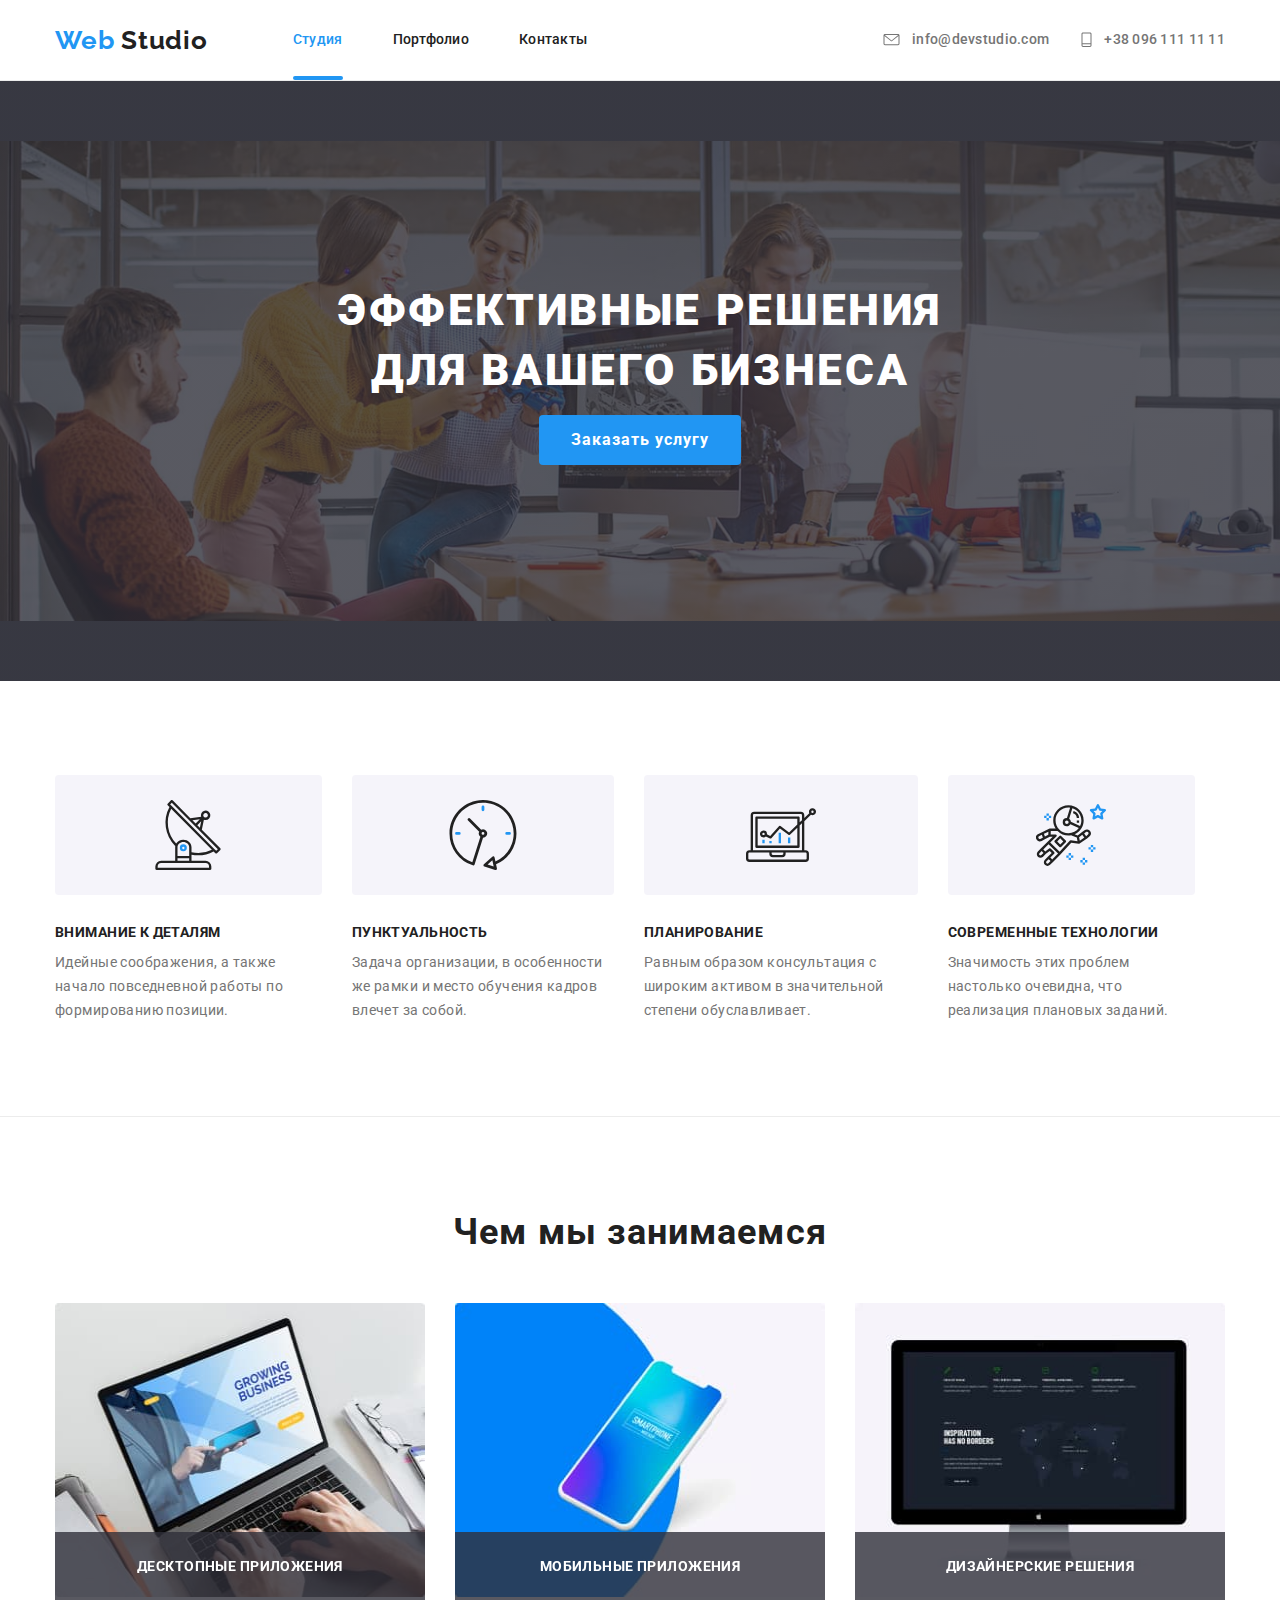
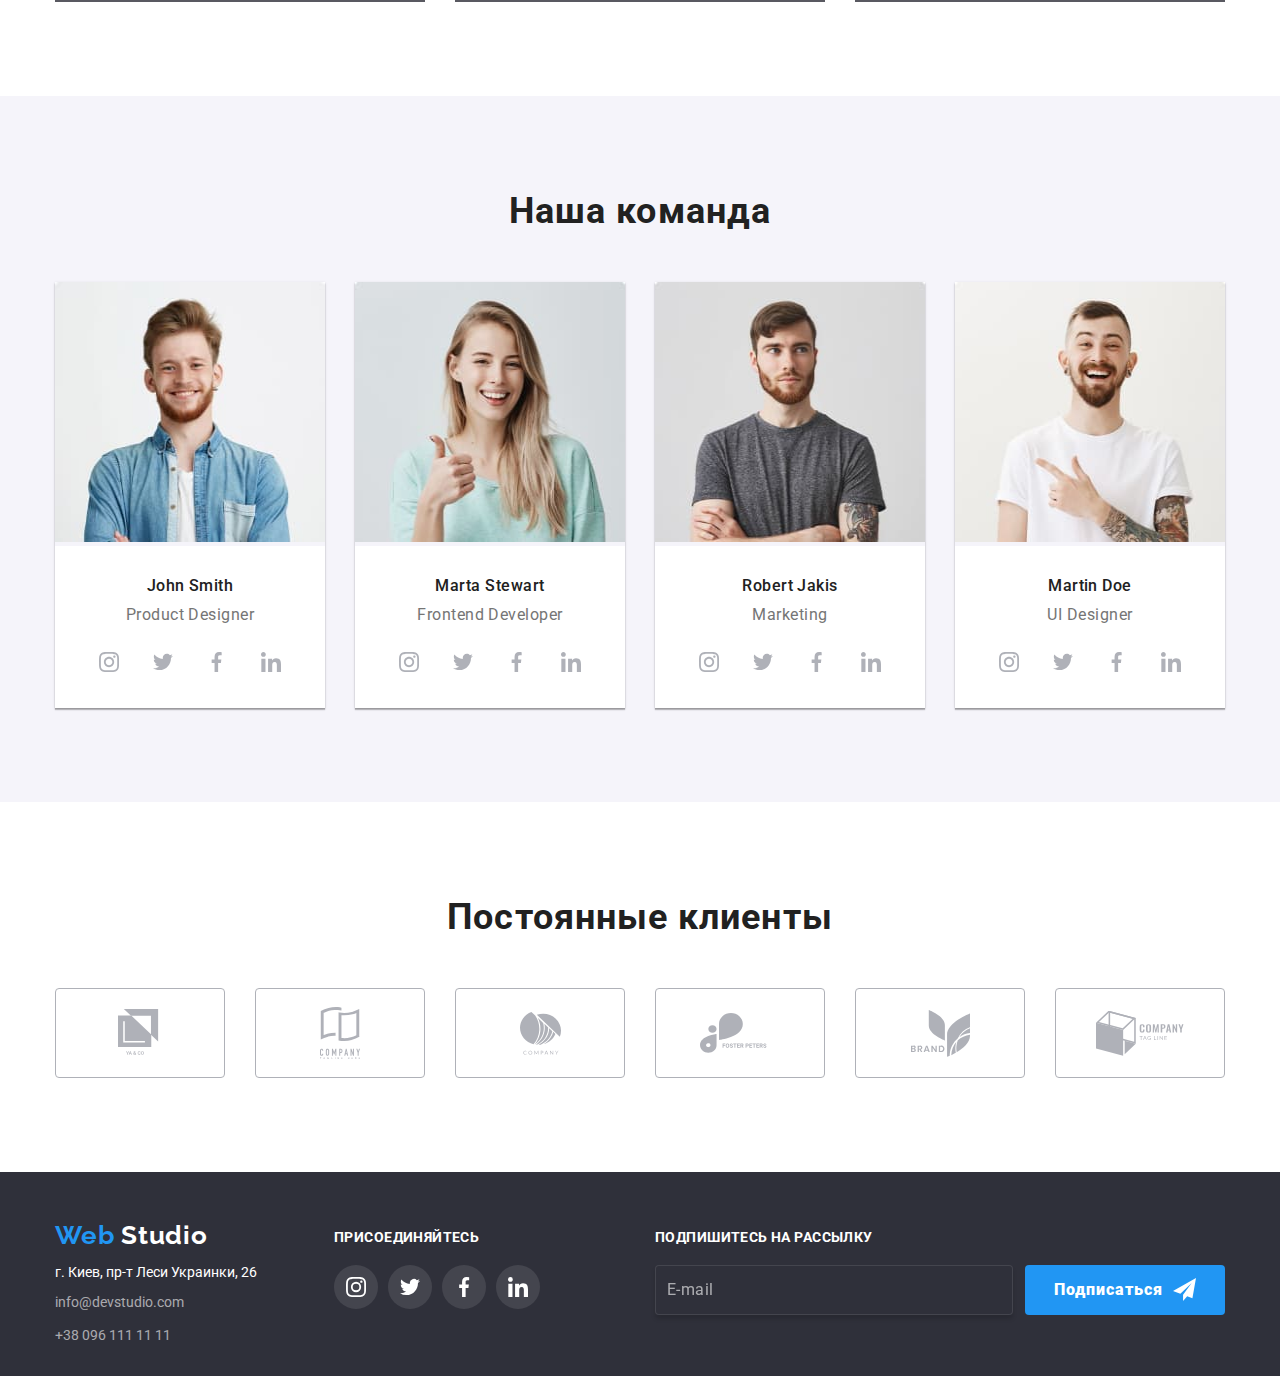
<file: index.html>
<!DOCTYPE html>
<html lang="ru">
  <head>
    <meta charset="UTF-8" />
    <meta name="viewport" content="width=device-width, initial-scale=1.0" />
    <meta http-equiv="X-UA-Compatible" content="IE=Edge" />
    <title>Web Studio v.1</title>
    <link
      href="https://fonts.googleapis.com/css2?family=Raleway:wght@700&family=Roboto:wght@400;500;700;900&display=swap"
      rel="stylesheet"
    />
    <link
      rel="stylesheet"
      href="https://cdnjs.cloudflare.com/ajax/libs/modern-normalize/0.6.0/modern-normalize.min.css"
    />
    <link rel="stylesheet" href="./css/main.min.css" />
  </head>

  <body class="page">
    <!-- Шапка сайта -->
    <header class="page-header">
      <div class="container main-nav">
        <nav class="container-nav">
          <a href="./index.html" class="logo">
            Web <span class="logo-studio">Studio</span>
          </a>
          <ul class="site-nav list">
            <li class="item">
              <a href="./index.html" class="link current">Студия</a>
            </li>
            <li class="item">
              <a href="./portfolio.html" class="link">Портфолио</a>
            </li>
            <li class="item"><a href="" class="link">Контакты</a></li>
          </ul>
        </nav>
        <ul class="communication list">
          <li class="item">
            <a href="mailto:info@devstudio.com" target="_blank" class="link">
              <svg class="mail">
                <use
                  href="./images/sprite.svg#mail"
                  width="21px"
                  height="16px"
                ></use>
              </svg>
              info@devstudio.com
            </a>
          </li>
          <li class="item">
            <a href="tel:380961111111" class="link">
              <svg class="telephone">
                <use
                  href="./images/sprite.svg#telefon"
                  width="15px"
                  height="20px"
                ></use>
              </svg>
              +38 096 111 11 11
            </a>
          </li>
        </ul>
      </div>
    </header>

    <main>
      <!-- Герой -->
      <div class="hero">
        <section class="heading">
          <h1 class="hero-title">
            ЭФФЕКТИВНЫЕ РЕШЕНИЯ ДЛЯ ВАШЕГО БИЗНЕСА
          </h1>
          <button class="button-primary" data-modal-open>
            <span class="button-primary-text">Заказать услугу</span>
          </button>
        </section>
      </div>

      <!-- Модальное окно -->
      <div class="backdrop backdrop-hidden" data-modal>
        <div class="modal">
          <button class="modal-button-close" data-modal-close>
            <svg class="close-icon">
              <use
                href="./images/sprite.svg#form-close"
                width="37px"
                height="37px"
              ></use>
            </svg>
          </button>
          <form class="service-order-form js-speaker-form">
            <b class="service-order-form-title">
              Оставьте свои данные, мы вам перезвоним
            </b>
            <p class="service-order-form-field">
              <input
                type="text"
                name="user-name"
                id="name"
                class="service-order-form-input"
                placeholder=" "
              />
              <label for="name" class="service-order-form-label">Имя</label>
              <svg class="name-icon">
                <use
                  href="./images/sprite.svg#form-name"
                  width="12px"
                  height="12px"
                ></use>
              </svg>
            </p>
            <p class="service-order-form-field">
              <input
                type="tel"
                name="tel"
                id="tel"
                class="service-order-form-input"
                placeholder=" "
              />
              <label for="tel" class="service-order-form-label">Телефон</label>
              <svg class="tel-icon">
                <use
                  href="./images/sprite.svg#form-tel"
                  width="13px"
                  height="13px"
                ></use>
              </svg>
            </p>
            <p class="service-order-form-field">
              <input
                type="email"
                name="mail"
                id="mail"
                class="service-order-form-input"
                placeholder=" "
              />
              <label for="mail" class="service-order-form-label">Почта</label>
              <svg class="mail-icon">
                <use
                  href="./images/sprite.svg#form-mail"
                  width="15px"
                  height="12px"
                ></use>
              </svg>
            </p>
            <p class="service-order-form-field">
              <textarea
                name="comment"
                id="comment"
                cols="30"
                rows="5"
                class="service-order-form-textarea"
                placeholder=" "
              ></textarea>
              <label
                for="comment"
                class="service-order-form-label textarea-label"
                >Коментарий</label
              >
            </p>
            <p class="service-order-form-field-agreement">
              <label for="agreement" class="label-I-agree">
                <input
                  type="checkbox"
                  name="agreement"
                  value="Соглашаюсь с рассылкой и принимаю Условия договора"
                  id="agreement"
                  class="input-I-agree"
                />
                <span class="label-I-agree-icon"></span>
                Соглашаюсь с рассылкой и принимаю
                <a href="" class="service-order-form-link"> Условия договора</a>
              </label>
            </p>
            <button type="submit" class="service-order-form-submit">
              Отправить
            </button>
          </form>
        </div>
      </div>

      <!-- Наши преимущества -->
      <div class="advantages">
        <div class="container">
          <h2 class="advantages-title visually-hidden">Наши преимущества</h2>
          <!-- заголовок h2,которого нет в макете ,будет спрятан при стилизации -->
          <ul class="advantages-list list">
            <li class="item details">
              <h3 class="advantages-list-title">Внимание к деталям</h3>
              <p class="advantages-list-text">
                Идейные соображения, а также начало повседневной работы по
                формированию позиции.
              </p>
            </li>
            <li class="item punctuality">
              <h3 class="advantages-list-title">Пунктуальность</h3>
              <p class="advantages-list-text">
                Задача организации, в особенности же рамки и место обучения
                кадров влечет за собой.
              </p>
            </li>
            <li class="item planning">
              <h3 class="advantages-list-title">Планирование</h3>
              <p class="advantages-list-text">
                Равным образом консультация с широким активом в значительной
                степени обуславливает.
              </p>
            </li>
            <li class="item technology">
              <h3 class="advantages-list-title">Современные технологии</h3>
              <p class="advantages-list-text">
                Значимость этих проблем настолько очевидна, что реализация
                плановых заданий.
              </p>
            </li>
          </ul>
        </div>
      </div>
      <!-- Чем мы занимаемся -->
      <div class="work">
        <div class="container">
          <h2 class="work-title">Чем мы занимаемся</h2>
          <ul class="work-list list">
            <li class="item-work">
              <img
                src="./images/notebook.jpg"
                alt="Ноутбук"
                width="370"
                height="294"
              />
              <h3 class="work-list-title">Десктопные приложения</h3>
            </li>
            <li class="item-work">
              <img
                src="./images/smartfon.jpg"
                alt="Смартфон"
                width="370"
                height="294"
              />
              <h3 class="work-list-title">Мобильные приложения</h3>
            </li>
            <li class="item-work">
              <img
                src="./images/monitor.jpg"
                alt="Изображение на мониторе"
                width="370"
                height="294"
              />
              <h3 class="work-list-title">Дизайнерские решения</h3>
            </li>
          </ul>
        </div>
      </div>
      <!-- Наша команда -->
      <section class="team">
        <div class="container">
          <h2 class="team-title">Наша команда</h2>
          <ul class="team-list list">
            <li class="item">
              <img
                src="./images/john.jpg"
                width="270"
                height="260"
                alt="Фото Джона"
              />
              <div class="team-list-card">
                <h3 class="team-list-title">John Smith</h3>
                <p class="team-list-text">Product Designer</p>
                <ul class="team-list-icon">
                  <li>
                    <a
                      href=""
                      aria-label="Ссылка на Instagram"
                      class="team-list-icon-link"
                    >
                      <svg class="team-svg">
                        <use
                          href="./images/sprite.svg#instagram1"
                          width="20px"
                          height="20px"
                        ></use>
                      </svg>
                    </a>
                  </li>
                  <li>
                    <a
                      href=""
                      aria-label="Ссылка на Twitter"
                      class="team-list-icon-link"
                    >
                      <svg class="team-svg">
                        <use
                          href="./images/sprite.svg#twitter1"
                          width="20px"
                          height="20px"
                        ></use>
                      </svg>
                    </a>
                  </li>
                  <li>
                    <a
                      href=""
                      aria-label="Ссылка на Facebook"
                      class="team-list-icon-link"
                    >
                      <svg class="team-svg">
                        <use
                          href="./images/sprite.svg#facebook1"
                          width="20px"
                          height="20px"
                        ></use>
                      </svg>
                    </a>
                  </li>
                  <li>
                    <a
                      href=""
                      aria-label="Ссылка на LinkedIn"
                      class="team-list-icon-link linkedin"
                    >
                      <svg class="team-svg">
                        <use
                          href="./images/sprite.svg#linkedin1"
                          width="20px"
                          height="20px"
                        ></use>
                      </svg>
                    </a>
                  </li>
                </ul>
              </div>
            </li>
            <li class="item">
              <img
                src="./images/marta.jpg"
                width="270"
                height="260"
                alt="Фото Марты"
              />
              <div class="team-list-card">
                <h3 class="team-list-title">Marta Stewart</h3>
                <p class="team-list-text">Frontend Developer</p>
                <ul class="team-list-icon">
                  <li>
                    <a
                      href=""
                      aria-label="Ссылка на Instagram"
                      class="team-list-icon-link"
                    >
                      <svg class="team-svg">
                        <use
                          href="./images/sprite.svg#instagram1"
                          width="20px"
                          height="20px"
                        ></use>
                      </svg>
                    </a>
                  </li>
                  <li>
                    <a
                      href=""
                      aria-label="Ссылка на Twitter"
                      class="team-list-icon-link"
                    >
                      <svg class="team-svg">
                        <use
                          href="./images/sprite.svg#twitter1"
                          width="20px"
                          height="20px"
                        ></use>
                      </svg>
                    </a>
                  </li>
                  <li>
                    <a
                      href=""
                      aria-label="Ссылка на Facebook"
                      class="team-list-icon-link"
                    >
                      <svg class="team-svg">
                        <use
                          href="./images/sprite.svg#facebook1"
                          width="20px"
                          height="20px"
                        ></use>
                      </svg>
                    </a>
                  </li>
                  <li>
                    <a
                      href=""
                      aria-label="Ссылка на LinkedIn"
                      class="team-list-icon-link linkedin"
                    >
                      <svg class="team-svg">
                        <use
                          href="./images/sprite.svg#linkedin1"
                          width="20px"
                          height="20px"
                        ></use>
                      </svg>
                    </a>
                  </li>
                </ul>
              </div>
            </li>
            <li class="item">
              <img
                src="./images/robert.jpg"
                width="270"
                height="260"
                alt="Фото Роберта"
              />
              <div class="team-list-card">
                <h3 class="team-list-title">Robert Jakis</h3>
                <p class="team-list-text">Marketing</p>
                <ul class="team-list-icon">
                  <li>
                    <a
                      href=""
                      aria-label="Ссылка на Instagram"
                      class="team-list-icon-link"
                    >
                      <svg class="team-svg">
                        <use
                          href="./images/sprite.svg#instagram1"
                          width="20px"
                          height="20px"
                        ></use>
                      </svg>
                    </a>
                  </li>
                  <li>
                    <a
                      href=""
                      aria-label="Ссылка на Twitter"
                      class="team-list-icon-link"
                    >
                      <svg class="team-svg">
                        <use
                          href="./images/sprite.svg#twitter1"
                          width="20px"
                          height="20px"
                        ></use>
                      </svg>
                    </a>
                  </li>
                  <li>
                    <a
                      href=""
                      aria-label="Ссылка на Facebook"
                      class="team-list-icon-link"
                    >
                      <svg class="team-svg">
                        <use
                          href="./images/sprite.svg#facebook1"
                          width="20px"
                          height="20px"
                        ></use>
                      </svg>
                    </a>
                  </li>
                  <li>
                    <a
                      href=""
                      aria-label="Ссылка на LinkedIn"
                      class="team-list-icon-link linkedin"
                    >
                      <svg class="team-svg">
                        <use
                          href="./images/sprite.svg#linkedin1"
                          width="20px"
                          height="20px"
                        ></use>
                      </svg>
                    </a>
                  </li>
                </ul>
              </div>
            </li>
            <li class="item">
              <img
                src="./images/martin.jpg"
                width="270"
                height="260"
                alt="Фото Мартина"
              />
              <div class="team-list-card">
                <h3 class="team-list-title">Martin Doe</h3>
                <p class="team-list-text">UI Designer</p>
                <ul class="team-list-icon">
                  <li>
                    <a
                      href=""
                      aria-label="Ссылка на Instagram"
                      class="team-list-icon-link"
                    >
                      <svg class="team-svg">
                        <use
                          href="./images/sprite.svg#instagram1"
                          width="20px"
                          height="20px"
                        ></use>
                      </svg>
                    </a>
                  </li>
                  <li>
                    <a
                      href=""
                      aria-label="Ссылка на Twitter"
                      class="team-list-icon-link"
                    >
                      <svg class="team-svg">
                        <use
                          href="./images/sprite.svg#twitter1"
                          width="20px"
                          height="20px"
                        ></use>
                      </svg>
                    </a>
                  </li>
                  <li>
                    <a
                      href=""
                      aria-label="Ссылка на Facebook"
                      class="team-list-icon-link"
                    >
                      <svg class="team-svg">
                        <use
                          href="./images/sprite.svg#facebook1"
                          width="20px"
                          height="20px"
                        ></use>
                      </svg>
                    </a>
                  </li>
                  <li>
                    <a
                      href=""
                      aria-label="Ссылка на LinkedIn"
                      class="team-list-icon-link linkedin"
                    >
                      <svg class="team-svg">
                        <use
                          href="./images/sprite.svg#linkedin1"
                          width="20px"
                          height="20px"
                        ></use>
                      </svg>
                    </a>
                  </li>
                </ul>
              </div>
            </li>
          </ul>
        </div>
      </section>
      <!-- Постоянные клиенты -->
      <div class="customers">
        <div class="container">
          <h2 class="customers-title">Постоянные клиенты</h2>
          <ul class="customers-list list">
            <li class="item">
              <a
                href=""
                aria-label="Ссылка на сайт компании YA & CO"
                class="customers-list-link"
              >
                <svg class="svg-yaco">
                  <use
                    href="./images/sprite.svg#yaco"
                    width="44px"
                    height="49px"
                  ></use>
                </svg>
              </a>
            </li>
            <li class="item">
              <a
                href=""
                aria-label="Ссылка на сайт компании COMPANY TAGLINE HERE"
                class="customers-list-link"
              >
                <svg class="svg-companytaglinehere">
                  <use
                    href="./images/sprite.svg#companytaglinehere"
                    width="40px"
                    height="52px"
                  ></use>
                </svg>
              </a>
            </li>
            <li class="item">
              <a
                href=""
                aria-label="Ссылка на сайт компании COMPANY"
                class="customers-list-link"
              >
                <svg class="svg-company">
                  <use
                    href="./images/sprite.svg#company"
                    width="41px"
                    height="43px"
                  ></use>
                </svg>
              </a>
            </li>
            <li class="item">
              <a
                href=""
                aria-label="Ссылка на сайт компании FOSTER PETERS"
                class="customers-list-link"
              >
                <svg class="svg-fosterpeters">
                  <use
                    href="./images/sprite.svg#fosterpeters"
                    width="80px"
                    height="42px"
                  ></use>
                </svg>
              </a>
            </li>
            <li class="item">
              <a
                href=""
                aria-label="Ссылка на сайт компании BRAND"
                class="customers-list-link"
              >
                <svg class="svg-brand">
                  <use
                    href="./images/sprite.svg#brand"
                    width="59px"
                    height="47px"
                  ></use>
                </svg>
              </a>
            </li>
            <li class="item">
              <a
                href=""
                aria-label="Ссылка на сайт компании COMPANY TAG LINE"
                class="customers-list-link"
              >
                <svg class="svg-companytagline">
                  <use
                    href="./images/sprite.svg#companytagline"
                    width="88px"
                    height="45px"
                  ></use>
                </svg>
              </a>
            </li>
          </ul>
        </div>
      </div>
    </main>
    <!-- Футер -->
    <footer class="footer">
      <!-- Адрес -->
      <div class="container footer-container">
        <div class="footer-left-block">
          <a href="./index.html" class="logo footer-logo">
            Web <span class="footer-studio">Studio</span>
          </a>
          <address class="footer-contacts">
            <span class="footer-contacts-address"
              >г. Киев, пр-т Леси Украинки, 26</span
            >
            <a
              href="mailto:info@devstudio.com"
              target="_blank"
              class="footer-mail link"
            >
              info@devstudio.com
            </a>
            <a href="tel:380961111111" class="footer-telephone link">
              +38 096 111 11 11
            </a>
          </address>
        </div>
        <!-- Ссылки на соц.сети -->
        <div class="footer-social-media">
          <b class="footer-social-media-act">ПРИСОЕДИНЯЙТЕСЬ</b>
          <ul class="footer-social-media-list list">
            <li>
              <a
                href=""
                aria-label="Ссылка на Instagram"
                class="footer-social-media-list-link instagram"
              >
              </a>
            </li>
            <li>
              <a
                href=""
                aria-label="Ссылка на Twitter"
                class="footer-social-media-list-link twitter"
              >
              </a>
            </li>
            <li>
              <a
                href=""
                aria-label="Ссылка на Facebook"
                class="footer-social-media-list-link facebook"
              >
              </a>
            </li>
            <li>
              <a
                href=""
                aria-label="Ссылка на LinkedIn"
                class="footer-social-media-list-link linkedin"
              >
              </a>
            </li>
          </ul>
        </div>
        <!-- Форма подписки на рассылку -->
        <div class="footer-form">
          <b class="footer-form-act">ПОДПИШИТЕСЬ НА РАССЫЛКУ</b>
          <div class="footer-form-input">
            <form class="footer-form-subscribe js-speaker-form">
              <input
                type="email"
                name="mail"
                id="subscribe"
                class="footer-input"
                placeholder=" "
              />
              <label for="subscribe" class="footer-label">E-mail</label>
              <button type="submit" class="button-secondary">
                Подписаться
              </button>
            </form>
          </div>
        </div>
      </div>
    </footer>
    <script>
      (() => {
        document
          .querySelector(".js-speaker-form")
          .addEventListener("submit", (e) => {
            e.preventDefault();

            new FormData(e.currentTarget).forEach((value, name) =>
              console.log(`${name}: ${value}`)
            );

            e.currentTarget.reset();
          });
      })();
    </script>
    <script src="./js/modal.js"></script>
  </body>
</html>
</file>
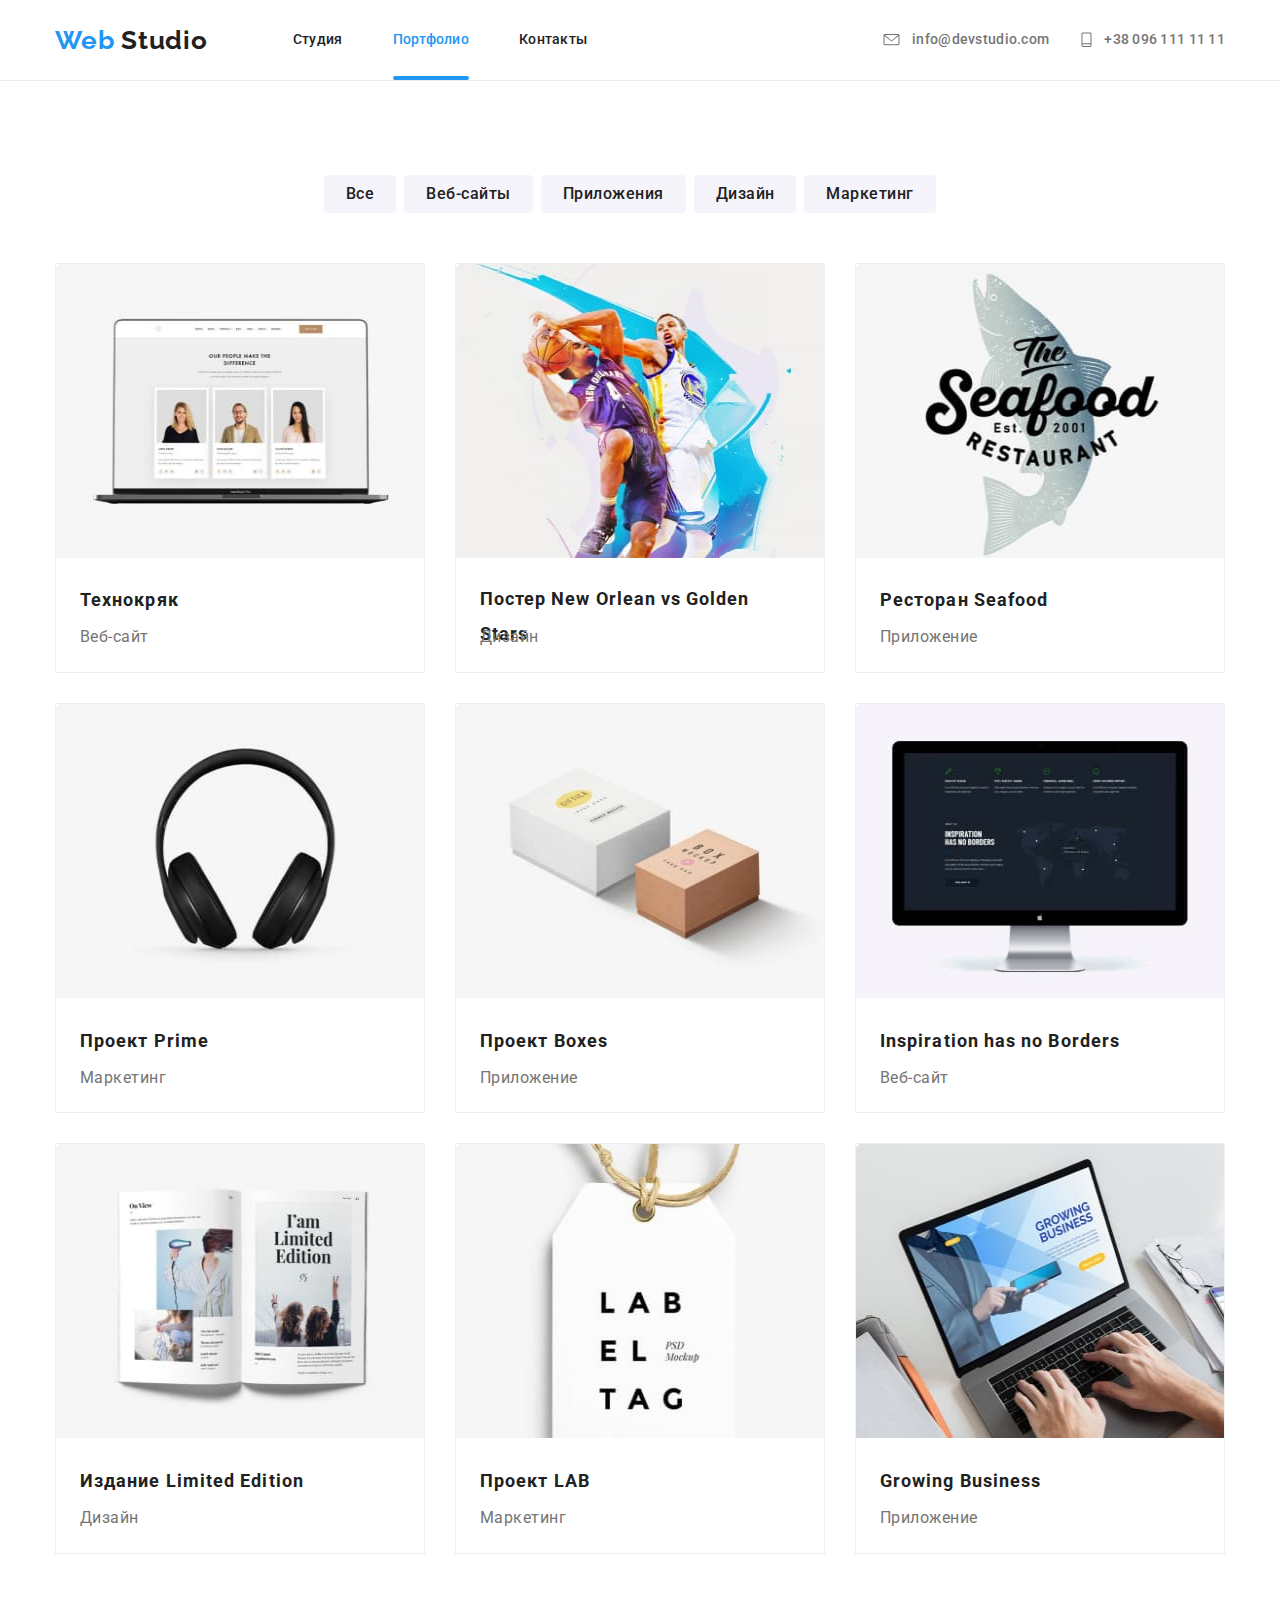
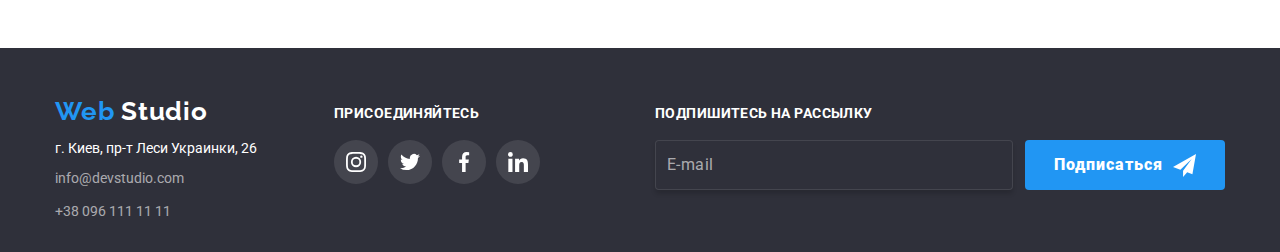
<file: portfolio.html>
<!DOCTYPE html>
<html lang="ru">
  <head>
    <meta charset="UTF-8" />
    <meta name="viewport" content="width=device-width, initial-scale=1.0" />
    <meta http-equiv="X-UA-Compatible" content="IE=Edge" />
    <title>Portfolio</title>
    <link
      href="https://fonts.googleapis.com/css2?family=Raleway:wght@700&family=Roboto:wght@400;500;700;900&display=swap"
      rel="stylesheet"
    />
    <link
      rel="stylesheet"
      href="https://cdnjs.cloudflare.com/ajax/libs/modern-normalize/0.6.0/modern-normalize.min.css"
    />
    <link rel="stylesheet" href="./css/portfolio.min.css" />
  </head>
  <body class="page">
    <!-- Шапка сайта -->
    <header class="page-header">
      <div class="container main-nav">
        <nav class="container-nav">
          <a href="./index.html" class="logo">
            Web <span class="logo-studio">Studio</span>
          </a>
          <ul class="site-nav list">
            <li class="item">
              <a href="./index.html" class="link">Студия</a>
            </li>
            <li class="item">
              <a href="./portfolio.html" class="link current">Портфолио</a>
            </li>
            <li class="item"><a href="" class="link">Контакты</a></li>
          </ul>
        </nav>
        <ul class="communication list">
          <li class="item">
            <a href="mailto:info@devstudio.com" target="_blank" class="link">
              <svg class="mail">
                <use href="./images/sprite.svg#mail"></use>
              </svg>
              info@devstudio.com
            </a>
          </li>
          <li class="item">
            <a href="tel:380961111111" class="link">
              <svg class="telephone">
                <use href="./images/sprite.svg#telefon"></use>
              </svg>
              +38 096 111 11 11
            </a>
          </li>
        </ul>
      </div>
    </header>

    <main>
      <!-- Наши проекты и работы -->
      <section class="portfolio">
        <!-- скрытый заголовок -->
        <div class="container">
          <h1 class="portfolio-title visually-hidden">Наши проекты</h1>
          <!-- список фильтров -->
          <ul class="portfolio-list">
            <li class="item-button">
              <button type="button" class="portfolio-list-button">Все</button>
            </li>
            <li class="item-button">
              <button type="button" class="portfolio-list-button">
                Веб-сайты
              </button>
            </li>
            <li class="item-button">
              <button type="button" class="portfolio-list-button">
                Приложения
              </button>
            </li>
            <li class="item-button">
              <button type="button" class="portfolio-list-button">
                Дизайн
              </button>
            </li>
            <li class="item-button">
              <button type="button" class="portfolio-list-button">
                Маркетинг
              </button>
            </li>
          </ul>
          <!-- список проектов -->
          <ul class="portfolio-projectslist">
            <li class="portfolio-projectslist-item">
              <a href="" class="portfolio-projectslist-link">
                <div class="portfolio-projectslist-card">
                  <img
                    src="./images/1.jpg"
                    width="370"
                    height="294"
                    alt="3_фотокарточки"
                  />
                  <p class="portfolio-projectlist-text">
                    Технокряк это современная площадка распространения
                    коронавируса. Компании используют эту платформу для
                    цифрового шпионажа и атак на защищённые сервера конкурентов.
                  </p>
                </div>
                <div class="portfolio-projectslist-frame">
                  <h2 class="portfolio-projectlist-title">Технокряк</h2>
                  <p class="portfolio-projectlist-type">Веб-сайт</p>
                </div>
              </a>
            </li>
            <li class="portfolio-projectslist-item">
              <a href="" class="portfolio-projectslist-link">
                <div class="portfolio-projectslist-card">
                  <img
                    src="./images/2.jpg"
                    width="370"
                    height="294"
                    alt="баскетболисты"
                  />
                  <p class="portfolio-projectlist-text">
                    Технокряк это современная площадка распространения
                    коронавируса. Компании используют эту платформу для
                    цифрового шпионажа и атак на защищённые сервера конкурентов.
                  </p>
                </div>
                <div class="portfolio-projectslist-frame">
                  <h2 class="portfolio-projectlist-title New-Orlean">
                    Постер New Orlean vs Golden Stars
                  </h2>
                  <p class="portfolio-projectlist-type">Дизайн</p>
                </div>
              </a>
            </li>
            <li class="portfolio-projectslist-item">
              <a href="" class="portfolio-projectslist-link">
                <div class="portfolio-projectslist-card">
                  <img
                    src="./images/3.jpg"
                    width="370"
                    height="294"
                    alt="логотип Seafood"
                  />
                  <p class="portfolio-projectlist-text">
                    Технокряк это современная площадка распространения
                    коронавируса. Компании используют эту платформу для
                    цифрового шпионажа и атак на защищённые сервера конкурентов.
                  </p>
                </div>
                <div class="portfolio-projectslist-frame">
                  <h2 class="portfolio-projectlist-title">Ресторан Seafood</h2>
                  <p class="portfolio-projectlist-type">Приложение</p>
                </div>
              </a>
            </li>
            <li class="portfolio-projectslist-item">
              <a href="" class="portfolio-projectslist-link">
                <div class="portfolio-projectslist-card">
                  <img
                    src="./images/4.jpg"
                    width="370"
                    height="294"
                    alt="наушники"
                  />
                  <p class="portfolio-projectlist-text">
                    Технокряк это современная площадка распространения
                    коронавируса. Компании используют эту платформу для
                    цифрового шпионажа и атак на защищённые сервера конкурентов.
                  </p>
                </div>
                <div class="portfolio-projectslist-frame">
                  <h2 class="portfolio-projectlist-title">Проект Prime</h2>
                  <p class="portfolio-projectlist-type">Маркетинг</p>
                </div>
              </a>
            </li>
            <li class="portfolio-projectslist-item">
              <a href="" class="portfolio-projectslist-link">
                <div class="portfolio-projectslist-card">
                  <img
                    src="./images/5.jpg"
                    width="370"
                    height="294"
                    alt="2 коробка"
                  />
                  <p class="portfolio-projectlist-text">
                    Технокряк это современная площадка распространения
                    коронавируса. Компании используют эту платформу для
                    цифрового шпионажа и атак на защищённые сервера конкурентов.
                  </p>
                </div>
                <div class="portfolio-projectslist-frame">
                  <h2 class="portfolio-projectlist-title">Проект Boxes</h2>
                  <p class="portfolio-projectlist-type">Приложение</p>
                </div>
              </a>
            </li>
            <li class="portfolio-projectslist-item">
              <a href="" class="portfolio-projectslist-link">
                <div class="portfolio-projectslist-card">
                  <img
                    src="./images/6.jpg"
                    width="370"
                    height="294"
                    alt="монитор"
                  />
                  <p class="portfolio-projectlist-text">
                    Технокряк это современная площадка распространения
                    коронавируса. Компании используют эту платформу для
                    цифрового шпионажа и атак на защищённые сервера конкурентов.
                  </p>
                </div>
                <div class="portfolio-projectslist-frame">
                  <h2 class="portfolio-projectlist-title">
                    Inspiration has no Borders
                  </h2>
                  <p class="portfolio-projectlist-type">Веб-сайт</p>
                </div>
              </a>
            </li>
            <li class="portfolio-projectslist-item">
              <a href="" class="portfolio-projectslist-link">
                <div class="portfolio-projectslist-card">
                  <img
                    src="./images/7.jpg"
                    width="370"
                    height="294"
                    alt="журнал"
                  />
                  <p class="portfolio-projectlist-text">
                    Технокряк это современная площадка распространения
                    коронавируса. Компании используют эту платформу для
                    цифрового шпионажа и атак на защищённые сервера конкурентов.
                  </p>
                </div>
                <div class="portfolio-projectslist-frame">
                  <h2 class="portfolio-projectlist-title">
                    Издание Limited Edition
                  </h2>
                  <p class="portfolio-projectlist-type">Дизайн</p>
                </div>
              </a>
            </li>
            <li class="portfolio-projectslist-item">
              <a href="" class="portfolio-projectslist-link">
                <div class="portfolio-projectslist-card">
                  <img
                    src="./images/8.jpg"
                    width="370"
                    height="294"
                    alt="бирка LAB EL TAG"
                  />
                  <p class="portfolio-projectlist-text">
                    Технокряк это современная площадка распространения
                    коронавируса. Компании используют эту платформу для
                    цифрового шпионажа и атак на защищённые сервера конкурентов.
                  </p>
                </div>
                <div class="portfolio-projectslist-frame">
                  <h2 class="portfolio-projectlist-title">Проект LAB</h2>
                  <p class="portfolio-projectlist-type">Маркетинг</p>
                </div>
              </a>
            </li>
            <li class="portfolio-projectslist-item">
              <a href="" class="portfolio-projectslist-link">
                <div class="portfolio-projectslist-card">
                  <img
                    src="./images/9.jpg"
                    width="370"
                    height="294"
                    alt="ноутбук"
                  />
                  <p class="portfolio-projectlist-text">
                    Технокряк это современная площадка распространения
                    коронавируса. Компании используют эту платформу для
                    цифрового шпионажа и атак на защищённые сервера конкурентов.
                  </p>
                </div>
                <div class="portfolio-projectslist-frame">
                  <h2 class="portfolio-projectlist-title">Growing Business</h2>
                  <p class="portfolio-projectlist-type">Приложение</p>
                </div>
              </a>
            </li>
          </ul>
        </div>
      </section>
    </main>

    <!-- Футер -->
    <footer class="footer">
      <!-- Адрес -->
      <div class="container footer-container">
        <div class="footer-left-block">
          <a href="./index.html" class="logo footer-logo">
            Web <span class="footer-studio">Studio</span>
          </a>
          <address class="footer-contacts">
            <span class="footer-contacts-address"
              >г. Киев, пр-т Леси Украинки, 26</span
            >
            <a
              href="mailto:info@devstudio.com"
              target="_blank"
              class="footer-mail link"
            >
              info@devstudio.com
            </a>
            <a href="tel:380961111111" class="footer-telephone link">
              +38 096 111 11 11
            </a>
          </address>
        </div>
        <!-- Ссылки на соц.сети -->
        <div class="footer-social-media">
          <b class="footer-social-media-act">ПРИСОЕДИНЯЙТЕСЬ</b>
          <ul class="footer-social-media-list list">
            <li>
              <a
                href=""
                aria-label="Ссылка на Instagram"
                class="footer-social-media-list-link instagram"
              >
              </a>
            </li>
            <li>
              <a
                href=""
                aria-label="Ссылка на Twitter"
                class="footer-social-media-list-link twitter"
              >
              </a>
            </li>
            <li>
              <a
                href=""
                aria-label="Ссылка на Facebook"
                class="footer-social-media-list-link facebook"
              >
              </a>
            </li>
            <li>
              <a
                href=""
                aria-label="Ссылка на LinkedIn"
                class="footer-social-media-list-link linkedin"
              >
              </a>
            </li>
          </ul>
        </div>
        <!-- Форма подписки на рассылку -->
        <div class="footer-form">
          <b class="footer-form-act">ПОДПИШИТЕСЬ НА РАССЫЛКУ</b>
          <div class="footer-form-input">
            <form class="footer-form-subscribe js-speaker-form">
              <input
                type="email"
                name="mail"
                id="subscribe"
                class="footer-input"
                placeholder=" "
              />
              <label for="subscribe" class="footer-label">E-mail</label>
              <button type="submit" class="button-secondary">
                Подписаться
              </button>
            </form>
          </div>
        </div>
      </div>
    </footer>
  </body>
</html>
</file>
<file: css/main.min.css>
html{-webkit-box-sizing:border-box;box-sizing:border-box}*,*::before,*::after{-webkit-box-sizing:inherit;box-sizing:inherit}.page{margin:0;font-family:Roboto, sans-serif;font-style:normal;color:#757575;background-color:#fff}a{text-decoration:none}.container{width:1200px;padding-left:15px;padding-right:15px;margin-left:auto;margin-right:auto}.advantages-title,.work-title,.team-title,.customers-title,.portfolio-title{margin:0;margin-bottom:50px;font-family:Roboto, sans-serif;font-style:normal;font-weight:700;font-size:36px;line-height:1.17;text-align:center;letter-spacing:0.03em;color:#212121}.visually-hidden{position:absolute;width:1px;height:1px;margin:-1px;border:0px;padding:0px;clip:rect(0 0 0 0);overflow:hidden}.advantages-list .item,.work-list .item-work,.team-list .item,.customers-list .item{margin-right:30px}.list,.team-list-icon{display:-webkit-box;display:-ms-flexbox;display:flex;list-style:none;margin:0;padding:0}.page-header{background-color:#fff;border-bottom:1px solid #ececec}.logo{margin-right:85px;font-family:Raleway, sans-serif;font-style:normal;font-weight:700;font-size:26px;line-height:1.19;letter-spacing:0.03em;color:#2196f3}.logo-studio{color:#212121}.main-nav,.container-nav{display:-webkit-box;display:-ms-flexbox;display:flex;-webkit-box-align:center;-ms-flex-align:center;align-items:center}.site-nav .item{margin-right:50px}.site-nav .item:last-child{margin-right:0}.site-nav .link{display:block;padding-top:32px;padding-bottom:32px;font-family:Roboto, sans-serif;font-style:normal;font-weight:500;font-size:14px;line-height:1.14;letter-spacing:0.02em;color:#212121;-webkit-transition-property:color;transition-property:color;-webkit-transition-duration:250ms;transition-duration:250ms;-webkit-transition-timing-function:cubic-bezier(0.4, 0, 0.2, 1);transition-timing-function:cubic-bezier(0.4, 0, 0.2, 1)}.site-nav .link:hover,.site-nav .link:focus{color:#2196f3}.site-nav .current{position:relative;color:#2196f3}.site-nav .current::after{content:"";position:absolute;bottom:0;left:0;width:100%;height:4px;border-radius:2px;background-color:#2196f3}.communication{display:-webkit-box;display:-ms-flexbox;display:flex;margin-left:auto;-webkit-box-align:center;-ms-flex-align:center;align-items:center}.communication .item{-webkit-box-align:center;-ms-flex-align:center;align-items:center}.communication .item+.item{margin-left:30px}.communication .link{display:-webkit-box;display:-ms-flexbox;display:flex;-webkit-box-align:center;-ms-flex-align:center;align-items:center;font-family:Roboto, sans-serif;font-style:normal;font-weight:500;font-size:14px;line-height:1.14;letter-spacing:0.02em;color:#757575;-webkit-transition-property:color;transition-property:color;-webkit-transition-duration:250ms;transition-duration:250ms;-webkit-transition-timing-function:cubic-bezier(0.4, 0, 0.2, 1);transition-timing-function:cubic-bezier(0.4, 0, 0.2, 1)}.communication .link:hover,.communication .link:focus{color:#2196f3}.communication .mail{width:21px;height:16px;margin-right:10px;fill:currentColor}.communication .telephone{width:15px;height:20px;margin-right:10px;fill:currentColor}.hero{padding-top:200px;padding-bottom:200px;margin-left:auto;margin-right:auto;max-width:1600px;min-width:1200px;text-align:center;background-image:-webkit-gradient(linear, left top, left bottom, from(rgba(47,48,58,0.8)), to(rgba(47,48,58,0.8))),url("../images/hero.jpg");background-image:linear-gradient(rgba(47,48,58,0.8), rgba(47,48,58,0.8)),url("../images/hero.jpg");background-size:contain;background-position:center;background-repeat:no-repeat;background-color:rgba(47,48,58,0.8)}.heading{margin-left:auto;margin-right:auto;padding-left:15px;padding-right:15px;width:646px;height:200px;text-align:center}.hero-title{margin-top:0;margin-bottom:30px;height:104px;font-family:Roboto, sans-serif;font-style:normal;font-weight:900;font-size:44px;line-height:1.36;letter-spacing:0.06em;text-transform:uppercase;text-align:center;color:#ffffff}.button-primary{display:inline-block;padding:10px 32px;-webkit-box-align:center;-ms-flex-align:center;align-items:center;text-align:center;letter-spacing:0.06em;border:none;border-radius:4px;cursor:pointer;color:#fff;background-color:#2196f3}.button-primary-text{width:136px;height:30px;font-family:Roboto, sans-serif;font-style:normal;font-weight:700;font-size:16px;line-height:1.87}.backdrop{position:fixed;top:0;left:0;width:100%;height:100%;background-color:rgba(0,0,0,0.2);opacity:1;-webkit-transition:opacity 250ms cubic-bezier(0.4, 0, 0.2, 1);transition:opacity 250ms cubic-bezier(0.4, 0, 0.2, 1)}.backdrop-hidden{opacity:0;pointer-events:none}.modal{position:absolute;top:50%;left:50%;width:528px;height:581px;padding:40px;-webkit-box-shadow:0px 2px 1px rgba(0,0,0,0.2),0px 1px 1px rgba(0,0,0,0.14),0px 1px 3px rgba(0,0,0,0.12);box-shadow:0px 2px 1px rgba(0,0,0,0.2),0px 1px 1px rgba(0,0,0,0.14),0px 1px 3px rgba(0,0,0,0.12);border-radius:4px;background-color:#fff;-webkit-transform:translate(-50%, -50%) scale(1);transform:translate(-50%, -50%) scale(1);-webkit-transition:opacity 250ms cubic-bezier(0.4, 0, 0.2, 1);transition:opacity 250ms cubic-bezier(0.4, 0, 0.2, 1)}.backdrop-hidden .modal{-webkit-transform:translate(-50%, -50%) scale(0.5);transform:translate(-50%, -50%) scale(0.5)}.modal-button-close{position:absolute;top:8px;right:8px;margin:0;padding:0;width:30px;height:30px;border:none;border-radius:50%;-webkit-box-shadow:0px 2px 1px rgba(0,0,0,0.2),0px 1px 1px rgba(0,0,0,0.14),0px 1px 3px rgba(0,0,0,0.12);box-shadow:0px 2px 1px rgba(0,0,0,0.2),0px 1px 1px rgba(0,0,0,0.14),0px 1px 3px rgba(0,0,0,0.12);fill:#fff}.modal-button-close:hover,.modal-button-close:focus{cursor:pointer;outline:none}.modal .close-icon{display:inline-block;width:30px;height:30px;border-radius:50%;--color1: #ffffff;--color2: black}.modal .close-icon:hover,.modal .close-icon:focus{--color2: #2196f3}.service-order-form{text-align:center}.service-order-form-title,.service-order-form-field,.service-order-form-input,.service-order-form-label,.service-order-form-textarea,.service-order-form-field-agreement,.service-order-form-submit{margin:0;padding:0}.service-order-form-title{display:inline-block;margin-bottom:30px;width:448px;height:23px;font-family:Roboto;font-style:normal;font-weight:700;font-size:20px;line-height:1.15;text-align:center;letter-spacing:0.03em;color:#212121}.service-order-form-field{position:relative}.service-order-form-field .name-icon{position:absolute;top:14px;bottom:14px;left:19px;width:12px;height:12px;-webkit-transition:fill 250ms cubic-bezier(0.4, 0, 0.2, 1);transition:fill 250ms cubic-bezier(0.4, 0, 0.2, 1)}.service-order-form-field .tel-icon{position:absolute;top:13.26px;bottom:13.74px;left:18.27px;width:13px;height:13px;-webkit-transition:fill 250ms cubic-bezier(0.4, 0, 0.2, 1);transition:fill 250ms cubic-bezier(0.4, 0, 0.2, 1)}.service-order-form-field .mail-icon{position:absolute;top:14px;bottom:14px;left:17.5px;width:15px;height:12px;-webkit-transition:fill 250ms cubic-bezier(0.4, 0, 0.2, 1);transition:fill 250ms cubic-bezier(0.4, 0, 0.2, 1)}.service-order-form-input:focus ~ .name-icon,.service-order-form-input:focus ~ .tel-icon,.service-order-form-input:focus ~ .mail-icon{fill:#2196f3}.service-order-form-input{padding-top:12px;padding-bottom:12px;padding-left:42px;margin-bottom:28px;width:448px;height:40px;border:1px solid rgba(33,33,33,0.2);-webkit-box-sizing:border-box;box-sizing:border-box;border-radius:4px}.service-order-form-input:hover{border:1px solid #2196f3}.service-order-form-input:focus{outline:1px solid #2196f3}.service-order-form-label{position:absolute;top:12px;bottom:12px;left:42px;font-family:Roboto;font-style:normal;font-weight:normal;font-size:14px;line-height:1.14;letter-spacing:0.01em;color:#757575;-webkit-transition:-webkit-transform 250ms cubic-bezier(0.4, 0, 0.2, 1);transition:-webkit-transform 250ms cubic-bezier(0.4, 0, 0.2, 1);transition:transform 250ms cubic-bezier(0.4, 0, 0.2, 1);transition:transform 250ms cubic-bezier(0.4, 0, 0.2, 1), -webkit-transform 250ms cubic-bezier(0.4, 0, 0.2, 1)}.service-order-form-input:focus+.service-order-form-label,.service-order-form-input:not(:placeholder-shown)+.service-order-form-label{color:#2196f3;top:0;left:16px;-webkit-transform:translateY(-20px);transform:translateY(-20px)}.service-order-form-field .textarea-label{left:16px}.service-order-form-textarea{padding-top:12px;padding-left:16px;resize:none;margin-bottom:20px;width:448px;height:120px;border:1px solid rgba(33,33,33,0.2);-webkit-box-sizing:border-box;box-sizing:border-box;border-radius:4px}.service-order-form-textarea:hover{border:1px solid #2196f3}.service-order-form-textarea:focus{outline:1px solid #2196f3}.service-order-form-textarea:focus+.service-order-form-label,.service-order-form-textarea:not(:placeholder-shown)+.service-order-form-label{color:#2196f3;top:0;left:16px;-webkit-transform:translateY(-20px);transform:translateY(-20px)}.service-order-form-field-agreement{display:-webkit-box;display:-ms-flexbox;display:flex;-webkit-box-align:center;-ms-flex-align:center;align-items:center;margin-bottom:30px}.service-order-form .input-I-agree{opacity:0;position:absolute;-webkit-appearance:none;-moz-appearance:none;appearance:none;margin-left:12px;margin-right:8.38px;width:15.9px;height:15px}.service-order-form .label-I-agree{display:-webkit-box;display:-ms-flexbox;display:flex;-webkit-box-align:center;-ms-flex-align:center;align-items:center;width:448px;height:24px;font-family:Roboto;font-style:normal;font-weight:normal;font-size:14px;line-height:1.71;letter-spacing:0.03em;color:#757575}.label-I-agree-icon{margin-left:12px;margin-right:8.38px;display:inline-block;width:16px;height:15px;border:2px solid #212121;border-radius:2px}.service-order-form .input-I-agree:checked+.label-I-agree-icon{border-color:#2196f3;background-color:#2196f3;background-image:url(../images/icon-check.svg);background-size:contain;background-origin:border-box}.service-order-form-link{margin-left:2px;font-family:Roboto;font-style:normal;font-weight:normal;font-size:14px;line-height:1.71;letter-spacing:0.03em;text-decoration:underline;color:#2196f3}.service-order-form-submit{width:200px;height:50px;font-family:Roboto;font-style:normal;font-weight:700;font-size:16px;line-height:1.87;cursor:pointer;-webkit-box-shadow:0px 4px 4px rgba(0,0,0,0.15);box-shadow:0px 4px 4px rgba(0,0,0,0.15);border:none;border-radius:4px;color:#fff;background:#2196f3}.advantages{padding-top:94px;padding-bottom:94px;border-bottom:1px solid #ececec}.advantages-list .item::before{content:"";display:block;height:120px;border-radius:4px;background-repeat:no-repeat;background-position:center;background-color:#f5f4fa}.advantages-list .details::before{background-image:url("../images/antenna.svg")}.advantages-list .punctuality::before{background-image:url("../images/vector.svg")}.advantages-list .planning::before{background-image:url("../images/diagram.svg")}.advantages-list .technology::before{background-image:url("../images/cosmonaut.svg")}.advantages-list-text{margin:0;margin-top:10px;font-family:Roboto, sans-serif;font-style:normal;font-weight:400;font-size:14px;line-height:1.7;letter-spacing:0.03em;color:#757575}.advantages-list-title{margin:0;margin-top:30px;font-family:Roboto, sans-serif;font-style:normal;font-weight:700;font-size:14px;line-height:1.14;letter-spacing:0.03em;text-transform:uppercase;color:#212121}.work{padding-top:94px;padding-bottom:94px}.item-work{position:relative;border-radius:4px}.item-work:nth-child(3n){margin-right:0}.work-list-title{position:absolute;bottom:0;width:100%;height:70px;padding-top:27px;padding-bottom:27px;margin:0;font-family:Roboto, sans-serif;font-style:normal;font-weight:700;font-size:14px;line-height:1.14;text-align:center;letter-spacing:0.03em;text-transform:uppercase;color:#fff;background:rgba(47,48,58,0.8)}.team{min-width:1200px;margin-left:auto;margin-right:auto;padding-top:94px;padding-bottom:94px;background-position:center;background-repeat:no-repeat;background-size:cover;background-color:#f5f4fa}.team-list>.item{-webkit-box-shadow:0px 2px 1px rgba(0,0,0,0.2),0px 1px 1px rgba(0,0,0,0.14),0px 1px 3px rgba(0,0,0,0.12);box-shadow:0px 2px 1px rgba(0,0,0,0.2),0px 1px 1px rgba(0,0,0,0.14),0px 1px 3px rgba(0,0,0,0.12)}.team-list>.item:nth-child(4n){margin-right:0}.team-list-card{padding-top:30px;padding-bottom:24px;background-color:#fff}.team-list-title{margin:0;font-family:Roboto, sans-serif;font-style:normal;font-weight:500;font-size:16px;line-height:1.19;text-align:center;letter-spacing:0.03em;color:#212121}.team-list-text{margin:0;margin-top:10px;font-family:Roboto, sans-serif;font-style:normal;font-weight:400;font-size:16px;line-height:1.19;text-align:center;letter-spacing:0.03em;color:#757575}.team-list-icon{display:-webkit-box;display:-ms-flexbox;display:flex;-webkit-box-pack:space-evenly;-ms-flex-pack:space-evenly;justify-content:space-evenly;margin-top:16px;text-align:center;padding-right:32px;padding-left:32px}.team-list-icon-link{display:block;padding:12px;margin-right:10px;width:44px;height:44px;border-radius:50%;fill:#afb1b8;-webkit-transition-property:fill;transition-property:fill;-webkit-transition-property:background-color;transition-property:background-color;-webkit-transition-duration:250ms;transition-duration:250ms;-webkit-transition-timing-function:cubic-bezier(0.4, 0, 0.2, 1);transition-timing-function:cubic-bezier(0.4, 0, 0.2, 1)}.team-list-icon-link:hover,.team-list-icon-link:focus{fill:#fff;background-color:#2196f3}.team-list-icon .linkedin{margin-right:0}.team-svg{width:20px;height:20px}.customers{padding-top:94px;padding-bottom:94px}.customers-list>.item:nth-child(6n){margin-right:0}.customers-list .item{width:170px;height:90px}.customers-list-link{display:-webkit-box;display:-ms-flexbox;display:flex;-webkit-box-pack:center;-ms-flex-pack:center;justify-content:center;-webkit-box-align:center;-ms-flex-align:center;align-items:center;width:170px;height:90px;border:1px solid #afb1b8;-webkit-box-sizing:border-box;box-sizing:border-box;border-radius:4px;fill:#afb1b8;-webkit-transition-property:fill, border;transition-property:fill, border;-webkit-transition-duration:250ms;transition-duration:250ms;-webkit-transition-timing-function:cubic-bezier(0.4, 0, 0.2, 1);transition-timing-function:cubic-bezier(0.4, 0, 0.2, 1)}.customers-list-link:hover,.customers-list-link:focus{border:1px solid #2196f3;fill:#2196f3}.svg-yaco{display:inline-block;width:44px;height:49px}.svg-companytaglinehere{width:40px;height:52px}.svg-company{width:41px;height:43px}.svg-fosterpeters{width:80px;height:42px}.svg-brand{width:59px;height:47px}.svg-companytagline{width:88px;height:45px}.footer{min-width:1200px;background-color:#2f303a}.footer-container{display:-webkit-box;display:-ms-flexbox;display:flex}.footer-left-block{display:inline-block;width:210px;margin:0;margin-top:48px;margin-right:69px;margin-bottom:28px}.footer-logo{display:inline-block;margin:0;margin-bottom:10px}.footer-studio{color:#fff}.footer-contacts{display:-webkit-box;display:-ms-flexbox;display:flex;-webkit-box-orient:vertical;-webkit-box-direction:normal;-ms-flex-direction:column;flex-direction:column;font-family:Roboto, sans-serif;font-style:normal;font-weight:400;font-size:14px;line-height:1.71;color:rgba(255,255,255,0.6)}.footer-contacts-address{display:inline-block;margin-bottom:9px;width:231px;height:21px;color:#fff}.footer-mail{display:inline-block;margin-bottom:9px;color:rgba(255,255,255,0.6);-webkit-transition-property:color;transition-property:color;-webkit-transition-duration:250ms;transition-duration:250ms;-webkit-transition-timing-function:cubic-bezier(0.4, 0, 0.2, 1);transition-timing-function:cubic-bezier(0.4, 0, 0.2, 1)}.footer-mail:hover,.footer-mail:focus{color:#2196f3}.footer-telephone{color:rgba(255,255,255,0.6);-webkit-transition-property:color;transition-property:color;-webkit-transition-duration:250ms;transition-duration:250ms;-webkit-transition-timing-function:cubic-bezier(0.4, 0, 0.2, 1);transition-timing-function:cubic-bezier(0.4, 0, 0.2, 1)}.footer-telephone:hover,.footer-telephone:focus{color:#2196f3}.footer-social-media{display:inline-block;width:270px;margin:0;margin-top:56px;margin-right:94px;margin-bottom:56px}.footer-social-media-act,.footer-form-act{display:inline-block;margin-bottom:21px;font-family:Roboto;font-style:normal;font-weight:bold;font-size:14px;line-height:0.88;letter-spacing:0.03em;text-transform:uppercase;color:#fff}.footer-social-media-list-link{display:inline-block;width:44px;height:44px;margin-right:10px;border-radius:50%;background-position:center;background-repeat:no-repeat;background-color:rgba(255,255,255,0.1);-webkit-transition-property:background-color;transition-property:background-color;-webkit-transition-duration:250ms;transition-duration:250ms;-webkit-transition-timing-function:cubic-bezier(0.4, 0, 0.2, 1);transition-timing-function:cubic-bezier(0.4, 0, 0.2, 1)}.footer-social-media-list-link:hover,.footer-social-media-list-link:focus{background-color:#2196f3}.footer-social-media-list .instagram{background-image:url("../images/instagram.svg")}.footer-social-media-list .twitter{background-image:url("../images/twitter.svg")}.footer-social-media-list .facebook{background-image:url("../images/facebook.svg")}.footer-social-media-list .linkedin{background-image:url("../images/linkedin.svg");margin-right:0}.footer-form{display:inline-block;margin:0;margin-top:56px;margin-left:auto;margin-bottom:50px}.footer-form-input{display:-webkit-box;display:-ms-flexbox;display:flex}.footer-form-subscribe{display:-webkit-box;display:-ms-flexbox;display:flex;position:relative}.footer-input{width:358px;height:50px;border:1px solid rgba(255,255,255,0.1);-webkit-box-sizing:border-box;box-sizing:border-box;-webkit-box-shadow:0px 4px 4px rgba(0,0,0,0.15);box-shadow:0px 4px 4px rgba(0,0,0,0.15);border-radius:4px;background:#2f303a;color:#757575}.footer-label{display:-webkit-box;display:-ms-flexbox;display:flex;position:absolute;width:334px;height:14px;top:18px;left:12px;font-family:Roboto;font-style:normal;font-weight:normal;font-size:16px;line-height:1.87;-webkit-box-align:center;-ms-flex-align:center;align-items:center;letter-spacing:0.03em;color:rgba(255,255,255,0.6);-webkit-transition:-webkit-transform 250ms cubic-bezier(0.4, 0, 0.2, 1);transition:-webkit-transform 250ms cubic-bezier(0.4, 0, 0.2, 1);transition:transform 250ms cubic-bezier(0.4, 0, 0.2, 1);transition:transform 250ms cubic-bezier(0.4, 0, 0.2, 1), -webkit-transform 250ms cubic-bezier(0.4, 0, 0.2, 1)}.footer-input:focus+.footer-label,.footer-input:not(:placeholder-shown)+.footer-label{color:#2196f3;top:0;left:16px;-webkit-transform:translateY(-20px);transform:translateY(-20px)}.button-secondary{display:-webkit-inline-box;display:-ms-inline-flexbox;display:inline-flex;padding:10px 29px;margin-left:12px;max-width:200px;font-family:Roboto, sans-serif;font-style:normal;font-weight:900;font-size:16px;line-height:1.88;-webkit-box-align:center;-ms-flex-align:center;align-items:center;text-align:center;letter-spacing:0.06em;border:none;border-radius:4px;cursor:pointer;color:#fff;background-color:#2196f3}.button-secondary::after{content:"";margin-left:10px;width:24px;height:24px;background-image:url("../images/icon-send.svg");background-size:contain;background-repeat:no-repeat;background-position:center}
/*# sourceMappingURL=main.min.css.map */
</file>
<file: css/portfolio.min.css>
html{-webkit-box-sizing:border-box;box-sizing:border-box}*,*::before,*::after{-webkit-box-sizing:inherit;box-sizing:inherit}.page{margin:0;font-family:Roboto, sans-serif;font-style:normal;color:#757575;background-color:#fff}a{text-decoration:none}.container{width:1200px;padding-left:15px;padding-right:15px;margin-left:auto;margin-right:auto}.advantages-title,.work-title,.team-title,.customers-title,.portfolio-title{margin:0;margin-bottom:50px;font-family:Roboto, sans-serif;font-style:normal;font-weight:700;font-size:36px;line-height:1.17;text-align:center;letter-spacing:0.03em;color:#212121}.visually-hidden{position:absolute;width:1px;height:1px;margin:-1px;border:0px;padding:0px;clip:rect(0 0 0 0);overflow:hidden}.advantages-list .item,.work-list .item-work,.team-list .item,.customers-list .item{margin-right:30px}.list,.team-list-icon{display:-webkit-box;display:-ms-flexbox;display:flex;list-style:none;margin:0;padding:0}.page-header{background-color:#fff;border-bottom:1px solid #ececec}.logo{margin-right:85px;font-family:Raleway, sans-serif;font-style:normal;font-weight:700;font-size:26px;line-height:1.19;letter-spacing:0.03em;color:#2196f3}.logo-studio{color:#212121}.main-nav,.container-nav{display:-webkit-box;display:-ms-flexbox;display:flex;-webkit-box-align:center;-ms-flex-align:center;align-items:center}.site-nav .item{margin-right:50px}.site-nav .item:last-child{margin-right:0}.site-nav .link{display:block;padding-top:32px;padding-bottom:32px;font-family:Roboto, sans-serif;font-style:normal;font-weight:500;font-size:14px;line-height:1.14;letter-spacing:0.02em;color:#212121;-webkit-transition-property:color;transition-property:color;-webkit-transition-duration:250ms;transition-duration:250ms;-webkit-transition-timing-function:cubic-bezier(0.4, 0, 0.2, 1);transition-timing-function:cubic-bezier(0.4, 0, 0.2, 1)}.site-nav .link:hover,.site-nav .link:focus{color:#2196f3}.site-nav .current{position:relative;color:#2196f3}.site-nav .current::after{content:"";position:absolute;bottom:0;left:0;width:100%;height:4px;border-radius:2px;background-color:#2196f3}.communication{display:-webkit-box;display:-ms-flexbox;display:flex;margin-left:auto;-webkit-box-align:center;-ms-flex-align:center;align-items:center}.communication .item{-webkit-box-align:center;-ms-flex-align:center;align-items:center}.communication .item+.item{margin-left:30px}.communication .link{display:-webkit-box;display:-ms-flexbox;display:flex;-webkit-box-align:center;-ms-flex-align:center;align-items:center;font-family:Roboto, sans-serif;font-style:normal;font-weight:500;font-size:14px;line-height:1.14;letter-spacing:0.02em;color:#757575;-webkit-transition-property:color;transition-property:color;-webkit-transition-duration:250ms;transition-duration:250ms;-webkit-transition-timing-function:cubic-bezier(0.4, 0, 0.2, 1);transition-timing-function:cubic-bezier(0.4, 0, 0.2, 1)}.communication .link:hover,.communication .link:focus{color:#2196f3}.communication .mail{width:21px;height:16px;margin-right:10px;fill:currentColor}.communication .telephone{width:15px;height:20px;margin-right:10px;fill:currentColor}.portfolio{padding-top:94px;padding-bottom:94px;background-color:#fff}.portfolio-list,.portfolio-projectslist{list-style:none;padding:0;margin:0}.portfolio-list{display:-webkit-box;display:-ms-flexbox;display:flex;margin-bottom:50px;margin-left:auto;margin-right:auto;width:632px;-webkit-box-align:center;-ms-flex-align:center;align-items:center}.portfolio-list .item-button+.item-button{margin-left:8px}.portfolio-list-button{display:inline-block;padding:6px 22px;font-family:Roboto, sans-serif;font-style:normal;font-weight:500;font-size:16px;line-height:1.62;text-align:center;letter-spacing:0.03em;border:none;border-radius:4px;color:#212121;background:#f5f4fa;-webkit-transition-property:color, background, -webkit-box-shadow;transition-property:color, background, -webkit-box-shadow;transition-property:color, background, box-shadow;transition-property:color, background, box-shadow, -webkit-box-shadow;-webkit-transition-duration:250ms;transition-duration:250ms;-webkit-transition-timing-function:cubic-bezier(0.4, 0, 0.2, 1);transition-timing-function:cubic-bezier(0.4, 0, 0.2, 1)}.portfolio-list-button:hover,.portfolio-list-button:focus{color:#fff;background:#2196f3;-webkit-box-shadow:0px 2px 2px rgba(0,0,0,0.12),0px 1px 2px rgba(0,0,0,0.08),0px 3px 1px rgba(0,0,0,0.1);box-shadow:0px 2px 2px rgba(0,0,0,0.12),0px 1px 2px rgba(0,0,0,0.08),0px 3px 1px rgba(0,0,0,0.1)}.portfolio-projectslist{display:-webkit-box;display:-ms-flexbox;display:flex;-ms-flex-wrap:wrap;flex-wrap:wrap}.portfolio-projectslist-item{margin-bottom:30px;margin-right:30px;width:calc((100% - 2 * 30px) / 3)}.portfolio-projectslist-item:nth-child(3n){margin-right:0}.portfolio-projectslist-item:nth-last-child(-n+3){margin-bottom:0}.portfolio-projectslist-link{display:block;border:1px solid #eeeeee;-webkit-transition-property:-webkit-box-shadow;transition-property:-webkit-box-shadow;transition-property:box-shadow;transition-property:box-shadow, -webkit-box-shadow;-webkit-transition-duration:250ms;transition-duration:250ms;-webkit-transition-timing-function:cubic-bezier(0.4, 0, 0.2, 1);transition-timing-function:cubic-bezier(0.4, 0, 0.2, 1)}.portfolio-projectslist-link:hover,.portfolio-projectslist-link:focus{-webkit-box-shadow:1px 4px 6px rgba(0,0,0,0.16),0px 4px 4px rgba(0,0,0,0.06),0px 1px 1px rgba(0,0,0,0.12);box-shadow:1px 4px 6px rgba(0,0,0,0.16),0px 4px 4px rgba(0,0,0,0.06),0px 1px 1px rgba(0,0,0,0.12)}.portfolio-projectslist-card{overflow:hidden;position:relative}.portfolio-projectslist-card::before{content:"";position:absolute;top:100%;width:100%;height:100%;-webkit-transition-property:background-color, -webkit-transform;transition-property:background-color, -webkit-transform;transition-property:background-color, transform;transition-property:background-color, transform, -webkit-transform;-webkit-transition-duration:250ms;transition-duration:250ms;-webkit-transition-timing-function:cubic-bezier(0.4, 0, 0.2, 1);transition-timing-function:cubic-bezier(0.4, 0, 0.2, 1)}.portfolio-projectslist-item:hover .portfolio-projectslist-card::before,.portfolio-projectslist-item:focus .portfolio-projectslist-card::before{background-color:rgba(33,150,243,0.9);-webkit-transform:translateY(-100%);transform:translateY(-100%)}.portfolio-projectlist-text{position:absolute;top:100%;left:24px;opacity:0;width:322px;height:168px;margin:0;font-family:Roboto, sans-serif;font-style:normal;font-weight:400;font-size:18px;line-height:1.55;letter-spacing:0.03em;color:#fff;-webkit-transition-property:opacity, -webkit-transform;transition-property:opacity, -webkit-transform;transition-property:opacity, transform;transition-property:opacity, transform, -webkit-transform;-webkit-transition-duration:250ms;transition-duration:250ms;-webkit-transition-timing-function:cubic-bezier(0.4, 0, 0.2, 1);transition-timing-function:cubic-bezier(0.4, 0, 0.2, 1)}.portfolio-projectslist-item:hover .portfolio-projectlist-text,.portfolio-projectslist-item:focus .portfolio-projectlist-text{opacity:1;-webkit-transform:translateY(-231px);transform:translateY(-231px)}.portfolio-projectslist-frame{background-color:#fff;padding-left:24px;padding-right:24px;width:368px}.portfolio-projectlist-title{margin:0;margin-top:20px;height:36px;font-family:Roboto, sans-serif;font-style:normal;font-weight:700;font-size:18px;line-height:2;letter-spacing:0.06em;color:#212121}.New-Orlean{font-size:17.6px}.portfolio-projectlist-type{margin:0;margin-top:4px;margin-bottom:20px;font-family:Roboto, sans-serif;font-style:normal;font-weight:400;font-size:16px;line-height:1.87;letter-spacing:0.03em;color:#757575}.footer{min-width:1200px;background-color:#2f303a}.footer-container{display:-webkit-box;display:-ms-flexbox;display:flex}.footer-left-block{display:inline-block;width:210px;margin:0;margin-top:48px;margin-right:69px;margin-bottom:28px}.footer-logo{display:inline-block;margin:0;margin-bottom:10px}.footer-studio{color:#fff}.footer-contacts{display:-webkit-box;display:-ms-flexbox;display:flex;-webkit-box-orient:vertical;-webkit-box-direction:normal;-ms-flex-direction:column;flex-direction:column;font-family:Roboto, sans-serif;font-style:normal;font-weight:400;font-size:14px;line-height:1.71;color:rgba(255,255,255,0.6)}.footer-contacts-address{display:inline-block;margin-bottom:9px;width:231px;height:21px;color:#fff}.footer-mail{display:inline-block;margin-bottom:9px;color:rgba(255,255,255,0.6);-webkit-transition-property:color;transition-property:color;-webkit-transition-duration:250ms;transition-duration:250ms;-webkit-transition-timing-function:cubic-bezier(0.4, 0, 0.2, 1);transition-timing-function:cubic-bezier(0.4, 0, 0.2, 1)}.footer-mail:hover,.footer-mail:focus{color:#2196f3}.footer-telephone{color:rgba(255,255,255,0.6);-webkit-transition-property:color;transition-property:color;-webkit-transition-duration:250ms;transition-duration:250ms;-webkit-transition-timing-function:cubic-bezier(0.4, 0, 0.2, 1);transition-timing-function:cubic-bezier(0.4, 0, 0.2, 1)}.footer-telephone:hover,.footer-telephone:focus{color:#2196f3}.footer-social-media{display:inline-block;width:270px;margin:0;margin-top:56px;margin-right:94px;margin-bottom:56px}.footer-social-media-act,.footer-form-act{display:inline-block;margin-bottom:21px;font-family:Roboto;font-style:normal;font-weight:bold;font-size:14px;line-height:0.88;letter-spacing:0.03em;text-transform:uppercase;color:#fff}.footer-social-media-list-link{display:inline-block;width:44px;height:44px;margin-right:10px;border-radius:50%;background-position:center;background-repeat:no-repeat;background-color:rgba(255,255,255,0.1);-webkit-transition-property:background-color;transition-property:background-color;-webkit-transition-duration:250ms;transition-duration:250ms;-webkit-transition-timing-function:cubic-bezier(0.4, 0, 0.2, 1);transition-timing-function:cubic-bezier(0.4, 0, 0.2, 1)}.footer-social-media-list-link:hover,.footer-social-media-list-link:focus{background-color:#2196f3}.footer-social-media-list .instagram{background-image:url("../images/instagram.svg")}.footer-social-media-list .twitter{background-image:url("../images/twitter.svg")}.footer-social-media-list .facebook{background-image:url("../images/facebook.svg")}.footer-social-media-list .linkedin{background-image:url("../images/linkedin.svg");margin-right:0}.footer-form{display:inline-block;margin:0;margin-top:56px;margin-left:auto;margin-bottom:50px}.footer-form-input{display:-webkit-box;display:-ms-flexbox;display:flex}.footer-form-subscribe{display:-webkit-box;display:-ms-flexbox;display:flex;position:relative}.footer-input{width:358px;height:50px;border:1px solid rgba(255,255,255,0.1);-webkit-box-sizing:border-box;box-sizing:border-box;-webkit-box-shadow:0px 4px 4px rgba(0,0,0,0.15);box-shadow:0px 4px 4px rgba(0,0,0,0.15);border-radius:4px;background:#2f303a;color:#757575}.footer-label{display:-webkit-box;display:-ms-flexbox;display:flex;position:absolute;width:334px;height:14px;top:18px;left:12px;font-family:Roboto;font-style:normal;font-weight:normal;font-size:16px;line-height:1.87;-webkit-box-align:center;-ms-flex-align:center;align-items:center;letter-spacing:0.03em;color:rgba(255,255,255,0.6);-webkit-transition:-webkit-transform 250ms cubic-bezier(0.4, 0, 0.2, 1);transition:-webkit-transform 250ms cubic-bezier(0.4, 0, 0.2, 1);transition:transform 250ms cubic-bezier(0.4, 0, 0.2, 1);transition:transform 250ms cubic-bezier(0.4, 0, 0.2, 1), -webkit-transform 250ms cubic-bezier(0.4, 0, 0.2, 1)}.footer-input:focus+.footer-label,.footer-input:not(:placeholder-shown)+.footer-label{color:#2196f3;top:0;left:16px;-webkit-transform:translateY(-20px);transform:translateY(-20px)}.button-secondary{display:-webkit-inline-box;display:-ms-inline-flexbox;display:inline-flex;padding:10px 29px;margin-left:12px;max-width:200px;font-family:Roboto, sans-serif;font-style:normal;font-weight:900;font-size:16px;line-height:1.88;-webkit-box-align:center;-ms-flex-align:center;align-items:center;text-align:center;letter-spacing:0.06em;border:none;border-radius:4px;cursor:pointer;color:#fff;background-color:#2196f3}.button-secondary::after{content:"";margin-left:10px;width:24px;height:24px;background-image:url("../images/icon-send.svg");background-size:contain;background-repeat:no-repeat;background-position:center}
/*# sourceMappingURL=portfolio.min.css.map */
</file>
